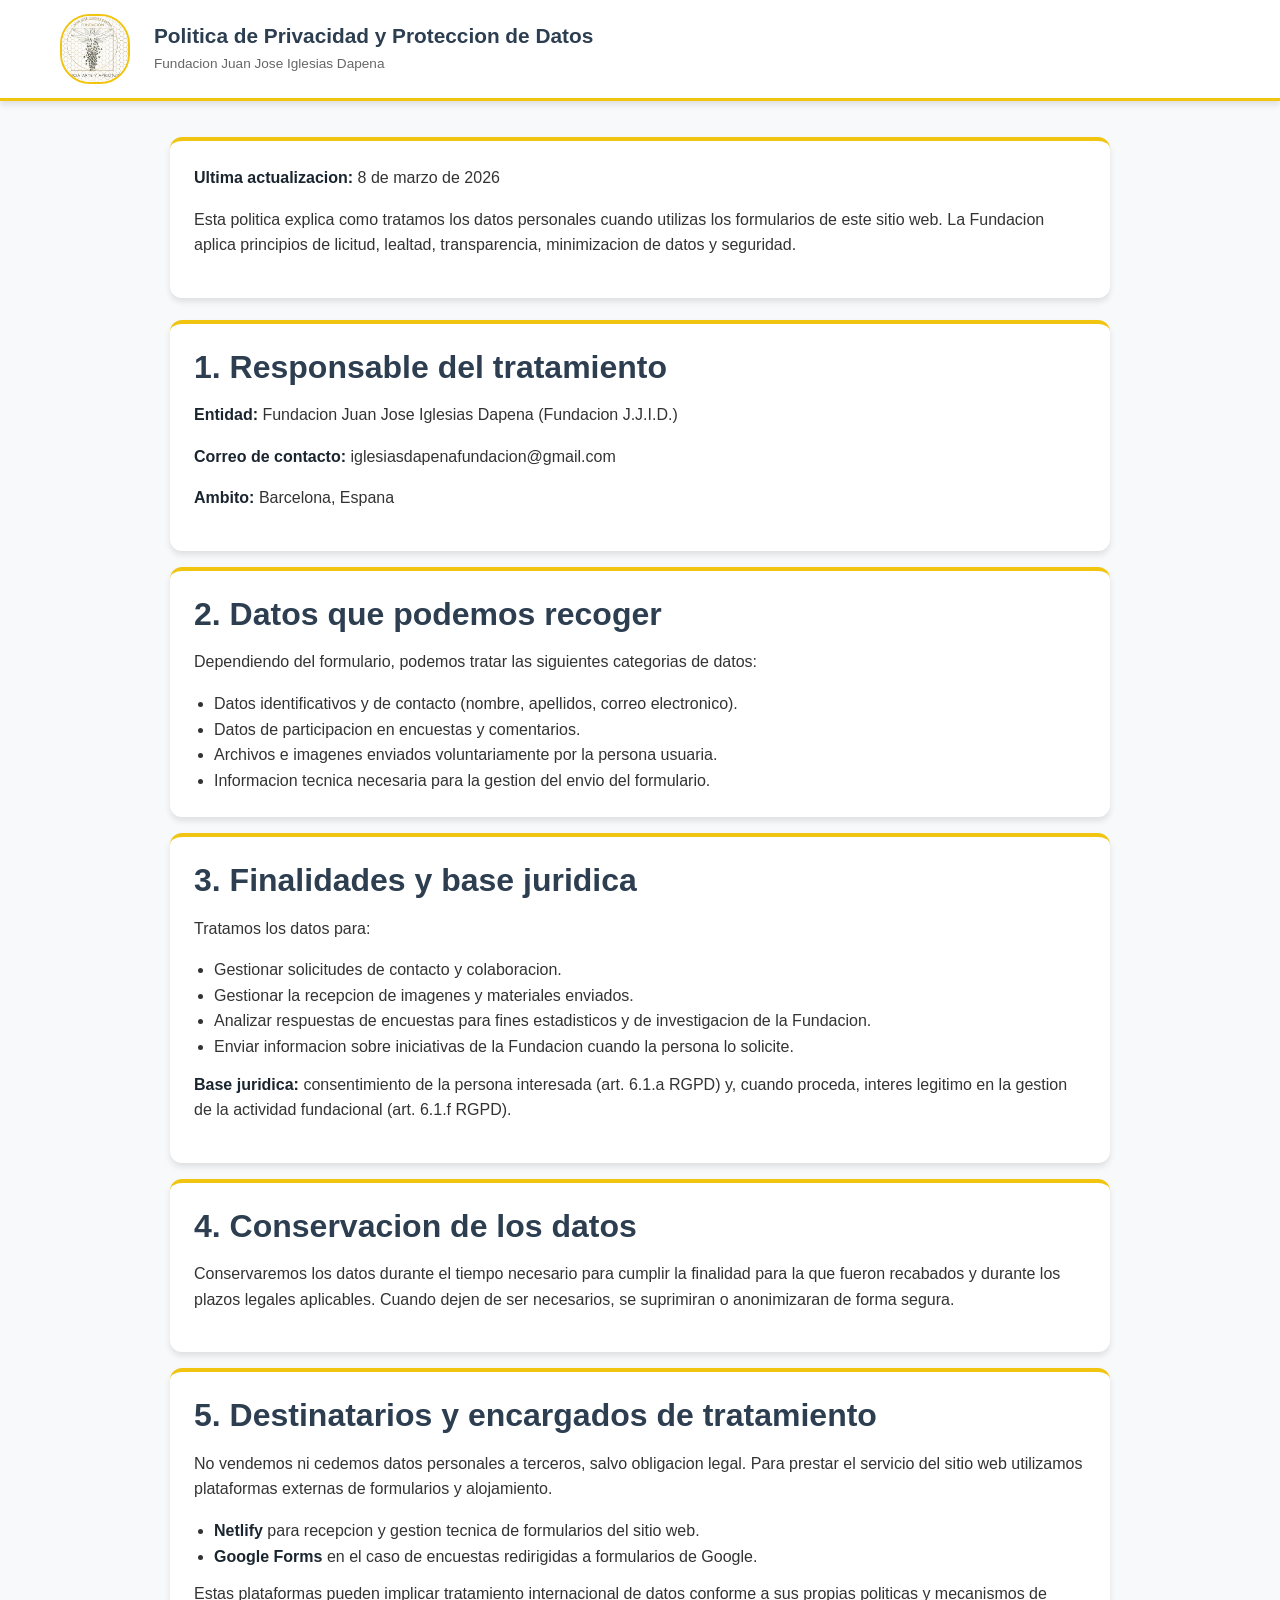
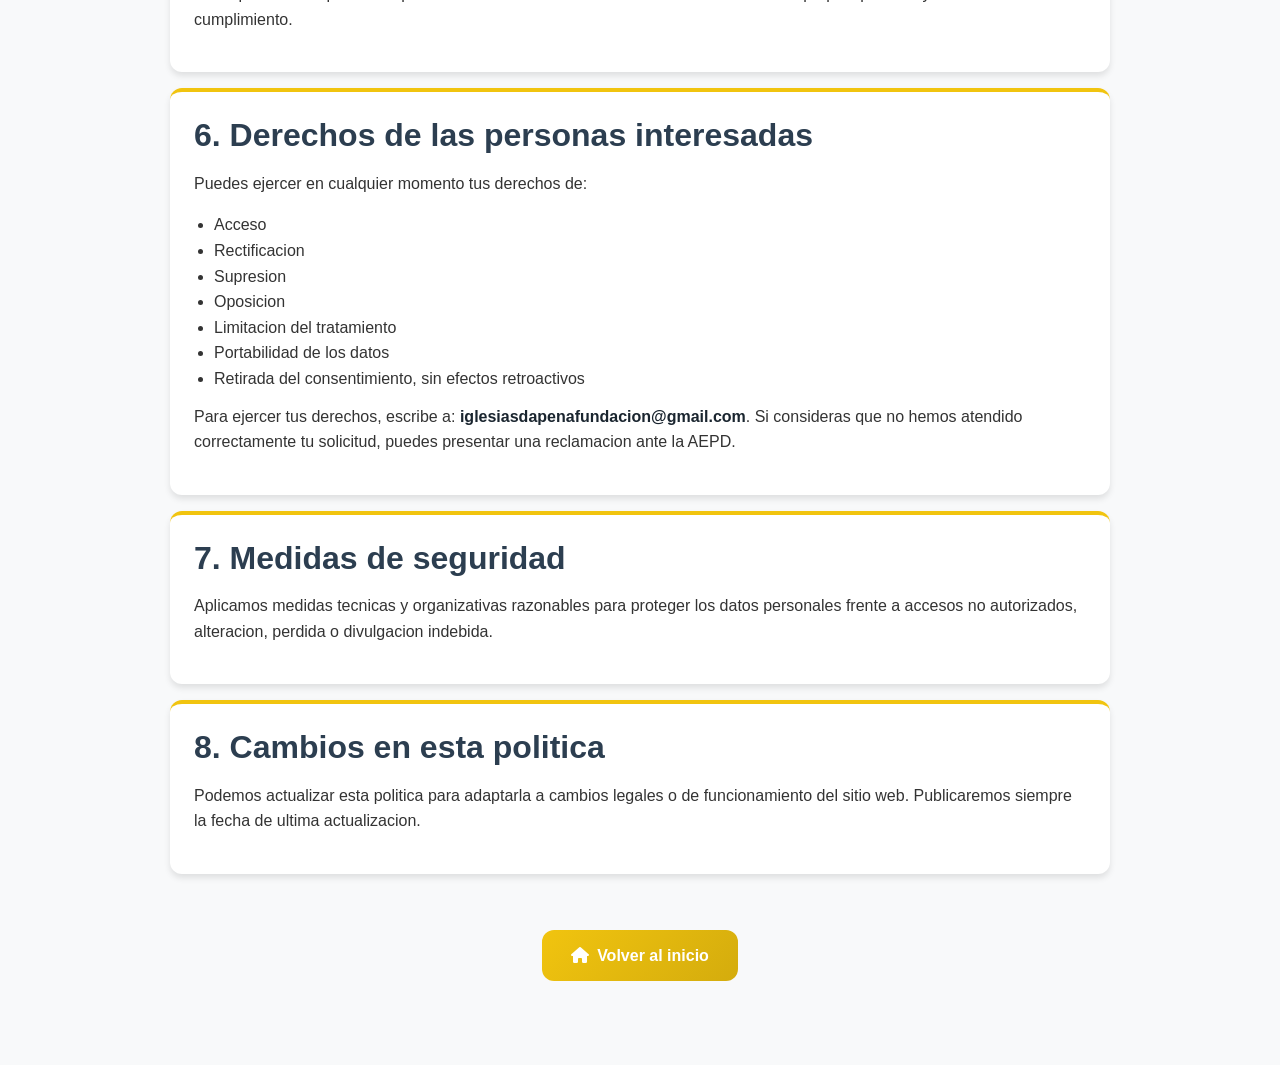
<file: politica-privacidad.html>
<!DOCTYPE html>
<html lang="es">
<head>
    <meta charset="UTF-8">
    <meta name="viewport" content="width=device-width, initial-scale=1.0">
    <title>Politica de Privacidad | Fundacion Juan Jose Iglesias Dapena</title>
    <meta name="description" content="Politica de Privacidad y Proteccion de Datos de la Fundacion Juan Jose Iglesias Dapena.">
    <meta name="keywords" content="fundacion juan jose iglesias dapena, fundacion juan jose dapena, politica de privacidad, proteccion de datos, fundacion jjid">
    <meta name="author" content="Fundacion Juan Jose Iglesias Dapena">
    <meta name="robots" content="noindex, nofollow">
    <meta name="googlebot" content="noindex, nofollow">
    <meta name="bingbot" content="noindex, nofollow">
    <link rel="canonical" href="https://fundacionjjid.org/politica-privacidad.html">

    <meta property="og:type" content="website">
    <meta property="og:url" content="https://fundacionjjid.org/politica-privacidad.html">
    <meta property="og:title" content="Politica de Privacidad | Fundacion Juan Jose Iglesias Dapena">
    <meta property="og:description" content="Informacion sobre privacidad y proteccion de datos de la Fundacion Juan Jose Iglesias Dapena.">
    <meta property="og:image" content="https://fundacionjjid.org/image/main.jpg">
    <meta property="og:image:alt" content="Logo oficial de la Fundacion Juan Jose Iglesias Dapena">
    <meta property="og:site_name" content="Fundacion Juan Jose Iglesias Dapena">

    <meta name="twitter:card" content="summary_large_image">
    <meta name="twitter:title" content="Politica de Privacidad | Fundacion Juan Jose Iglesias Dapena">
    <meta name="twitter:description" content="Politica de privacidad de la Fundacion Juan Jose Iglesias Dapena.">
    <meta name="twitter:image" content="https://fundacionjjid.org/image/main.jpg">
    <meta name="twitter:image:alt" content="Logo oficial de la Fundacion Juan Jose Iglesias Dapena">
    <link rel="image_src" href="https://fundacionjjid.org/image/main.jpg">

    <link rel="stylesheet" href="styles.css">
    <link rel="stylesheet" href="https://cdnjs.cloudflare.com/ajax/libs/font-awesome/6.4.0/css/all.min.css">
    <link rel="icon" href="./image/main.jpg" type="image/jpeg">
</head>
<body>
    <header class="header">
        <div class="container">
            <div class="header-content" style="padding: 14px 0;">
                <div class="logo-container">
                    <div class="logo-icon">
                        <img src="./image/main.jpg" alt="Logo Fundacion Juan Jose Iglesias Dapena">
                    </div>
                    <div class="logo-text">
                        <h1>Politica de Privacidad y Proteccion de Datos</h1>
                        <p>Fundacion Juan Jose Iglesias Dapena</p>
                    </div>
                </div>
            </div>
        </div>
    </header>

    <main class="container" style="max-width: 980px; padding: 36px 20px 52px;">
        <div class="survey-card" style="margin-bottom: 22px;">
            <div class="survey-card-content" style="padding: 24px;">
                <p><strong>Ultima actualizacion:</strong> 8 de marzo de 2026</p>
                <p>
                    Esta politica explica como tratamos los datos personales cuando utilizas los formularios de este sitio web.
                    La Fundacion aplica principios de licitud, lealtad, transparencia, minimizacion de datos y seguridad.
                </p>
            </div>
        </div>

        <section class="survey-card" style="margin-bottom: 16px;">
            <div class="survey-card-content" style="padding: 24px;">
                <h2>1. Responsable del tratamiento</h2>
                <p><strong>Entidad:</strong> Fundacion Juan Jose Iglesias Dapena (Fundacion J.J.I.D.)</p>
                <p><strong>Correo de contacto:</strong> iglesiasdapenafundacion@gmail.com</p>
                <p><strong>Ambito:</strong> Barcelona, Espana</p>
            </div>
        </section>

        <section class="survey-card" style="margin-bottom: 16px;">
            <div class="survey-card-content" style="padding: 24px;">
                <h2>2. Datos que podemos recoger</h2>
                <p>Dependiendo del formulario, podemos tratar las siguientes categorias de datos:</p>
                <ul style="padding-left: 20px; margin-top: 10px;">
                    <li>Datos identificativos y de contacto (nombre, apellidos, correo electronico).</li>
                    <li>Datos de participacion en encuestas y comentarios.</li>
                    <li>Archivos e imagenes enviados voluntariamente por la persona usuaria.</li>
                    <li>Informacion tecnica necesaria para la gestion del envio del formulario.</li>
                </ul>
            </div>
        </section>

        <section class="survey-card" style="margin-bottom: 16px;">
            <div class="survey-card-content" style="padding: 24px;">
                <h2>3. Finalidades y base juridica</h2>
                <p>Tratamos los datos para:</p>
                <ul style="padding-left: 20px; margin-top: 10px;">
                    <li>Gestionar solicitudes de contacto y colaboracion.</li>
                    <li>Gestionar la recepcion de imagenes y materiales enviados.</li>
                    <li>Analizar respuestas de encuestas para fines estadisticos y de investigacion de la Fundacion.</li>
                    <li>Enviar informacion sobre iniciativas de la Fundacion cuando la persona lo solicite.</li>
                </ul>
                <p style="margin-top: 12px;">
                    <strong>Base juridica:</strong> consentimiento de la persona interesada (art. 6.1.a RGPD) y,
                    cuando proceda, interes legitimo en la gestion de la actividad fundacional (art. 6.1.f RGPD).
                </p>
            </div>
        </section>

        <section class="survey-card" style="margin-bottom: 16px;">
            <div class="survey-card-content" style="padding: 24px;">
                <h2>4. Conservacion de los datos</h2>
                <p>
                    Conservaremos los datos durante el tiempo necesario para cumplir la finalidad para la que fueron recabados
                    y durante los plazos legales aplicables. Cuando dejen de ser necesarios, se suprimiran o anonimizaran de forma segura.
                </p>
            </div>
        </section>

        <section class="survey-card" style="margin-bottom: 16px;">
            <div class="survey-card-content" style="padding: 24px;">
                <h2>5. Destinatarios y encargados de tratamiento</h2>
                <p>
                    No vendemos ni cedemos datos personales a terceros, salvo obligacion legal.
                    Para prestar el servicio del sitio web utilizamos plataformas externas de formularios y alojamiento.
                </p>
                <ul style="padding-left: 20px; margin-top: 10px;">
                    <li><strong>Netlify</strong> para recepcion y gestion tecnica de formularios del sitio web.</li>
                    <li><strong>Google Forms</strong> en el caso de encuestas redirigidas a formularios de Google.</li>
                </ul>
                <p style="margin-top: 12px;">
                    Estas plataformas pueden implicar tratamiento internacional de datos conforme a sus propias politicas y mecanismos de cumplimiento.
                </p>
            </div>
        </section>

        <section class="survey-card" style="margin-bottom: 16px;">
            <div class="survey-card-content" style="padding: 24px;">
                <h2>6. Derechos de las personas interesadas</h2>
                <p>Puedes ejercer en cualquier momento tus derechos de:</p>
                <ul style="padding-left: 20px; margin-top: 10px;">
                    <li>Acceso</li>
                    <li>Rectificacion</li>
                    <li>Supresion</li>
                    <li>Oposicion</li>
                    <li>Limitacion del tratamiento</li>
                    <li>Portabilidad de los datos</li>
                    <li>Retirada del consentimiento, sin efectos retroactivos</li>
                </ul>
                <p style="margin-top: 12px;">
                    Para ejercer tus derechos, escribe a: <strong>iglesiasdapenafundacion@gmail.com</strong>.
                    Si consideras que no hemos atendido correctamente tu solicitud, puedes presentar una reclamacion ante la AEPD.
                </p>
            </div>
        </section>

        <section class="survey-card" style="margin-bottom: 16px;">
            <div class="survey-card-content" style="padding: 24px;">
                <h2>7. Medidas de seguridad</h2>
                <p>
                    Aplicamos medidas tecnicas y organizativas razonables para proteger los datos personales frente a accesos no autorizados,
                    alteracion, perdida o divulgacion indebida.
                </p>
            </div>
        </section>

        <section class="survey-card" style="margin-bottom: 24px;">
            <div class="survey-card-content" style="padding: 24px;">
                <h2>8. Cambios en esta politica</h2>
                <p>
                    Podemos actualizar esta politica para adaptarla a cambios legales o de funcionamiento del sitio web.
                    Publicaremos siempre la fecha de ultima actualizacion.
                </p>
            </div>
        </section>

        <div class="policy-actions">
            <a href="/" class="modern-btn"><i class="fas fa-home"></i> Volver al inicio</a>
        </div>
    </main>
</body>
</html>
</file>
<file: styles.css>
:root {
    --primary: #f1c40f;
    --primary-dark: #d4ac0d;
    --primary-light: #f9e79f;
    --secondary: #2c3e50;
    --secondary-dark: #1a252f;
    --secondary-light: #34495e;
    --accent: #e74c3c;
    --success: #27ae60;
    --light: #f8f9fa;
    --white: #ffffff;
    --gray-light: #e9ecef;
    --gray: #6c757d;
    --gray-dark: #343a40;
    --text: #333333;
    --text-light: #666666;
    --shadow: 0 4px 6px rgba(0, 0, 0, 0.1);
    --shadow-md: 0 6px 12px rgba(0, 0, 0, 0.15);
    --shadow-lg: 0 10px 25px rgba(0, 0, 0, 0.2);
    --radius: 12px;
    --radius-sm: 6px;
    --radius-lg: 16px;
    --transition: all 0.3s ease;
}

* {
    margin: 0;
    padding: 0;
    box-sizing: border-box;
}

html {
    scroll-behavior: smooth;
}

body {
    font-family: 'Segoe UI', 'Roboto', 'Helvetica Neue', Arial, sans-serif;
    line-height: 1.6;
    color: var(--text);
    background-color: var(--light);
    min-height: 100vh;
    display: flex;
    flex-direction: column;
    overflow-x: hidden;
}

.container {
    width: 100%;
    max-width: 1200px;
    margin: 0 auto;
    padding: 0 20px;
}

main .container {
    max-width: 900px;
    padding: 0 40px;
}

img {
    max-width: 100%;
    height: auto;
    display: block;
}

h1, h2, h3, h4, h5, h6 {
    font-weight: 700;
    line-height: 1.2;
    margin-bottom: 1rem;
    color: var(--secondary);
}

h1 { font-size: 2.5rem; }
h2 { font-size: 2rem; }
h3 { font-size: 1.5rem; }
h4 { font-size: 1.25rem; }
h5 { font-size: 1.125rem; }
h6 { font-size: 1rem; }

p {
    margin-bottom: 1rem;
}

a {
    color: var(--primary);
    text-decoration: none;
    transition: var(--transition);
}

a:hover {
    color: var(--primary-dark);
}

strong {
    color: var(--secondary-dark);
}

.header {
    background-color: var(--white);
    box-shadow: var(--shadow);
    position: sticky;
    top: 0;
    z-index: 1000;
    border-bottom: 3px solid var(--primary);
    overflow: visible;
}

.header-content {
    display: flex;
    justify-content: space-between;
    align-items: center;
    position: relative;
}

.logo-container {
    display: flex;
    align-items: center;
    gap: 1.5rem;
}

.logo-icon {
    width: 70px;
    height: 70px;
    border-radius: 30px;
    overflow: hidden;
    border: 2px solid var(--primary);
    flex-shrink: 0;
}

.logo-icon img {
    width: 100%;
    height: 100%;
    object-fit: cover;
    display: block;
}

.logo-text h1 {
    font-size: 1.3rem;
    color: var(--secondary);
    margin-bottom: 0.25rem;
    line-height: 1.2;
}

.logo-text p {
    font-size: 0.85rem;
    color: var(--text-light);
    margin-bottom: 0;
}

.nav-links {
    display: flex;
    list-style: none;
    gap: 1.5rem;
    align-items: center;
}

.nav-link {
    text-decoration: none;
    color: var(--secondary);
    font-weight: 600;
    font-size: 0.95rem;
    padding: 0.5rem 0.25rem;
    position: relative;
    transition: var(--transition);
    white-space: nowrap;
}

.nav-link:hover,
.nav-link.active {
    color: var(--primary);
}

.nav-link.active::after {
    content: '';
    position: absolute;
    bottom: 0;
    left: 0;
    width: 100%;
    height: 3px;
    background-color: var(--primary);
    border-radius: 2px;
}

.mobile-menu-btn {
    display: none;
    background: none;
    border: none;
    font-size: 1.5rem;
    color: var(--secondary);
    cursor: pointer;
    padding: 0.5rem;
    transition: var(--transition);
}

.mobile-menu-btn:hover {
    color: var(--primary);
}

main {
    flex: 1;
    padding: 2rem 0;
}

.page {
    display: none;
    animation: fadeIn 0.5s ease;
}

.page.active {
    display: block;
}

@keyframes fadeIn {
    from { opacity: 0; transform: translateY(20px); }
    to { opacity: 1; transform: translateY(0); }
}

.hero-section {
    position: relative;
    display: flex;
    flex-direction: column;
    align-items: center;
    justify-content: center;
    overflow: visible;
    background-color: #f8f9fa;
    margin: 0 0 2rem;
    width: 100%;
}

.hero-images {
    display: flex;
    align-items: stretch;
    justify-content: center;
    width: 100%;
}

.hero-side {
    flex: 1;
    background-image: url('./image/side-img.jpg');
    background-size: cover;
    background-position: center;
    min-width: 80px;
}

.hero-img-main {
    display: block;
    width: auto;
    height: auto;
    max-height: 580px;
    max-width: 65%;
    object-fit: contain;
    flex-shrink: 0;
}

.hero-section::before {
    content: '';
    position: absolute;
    top: 0;
    left: 0;
    right: 0;
    bottom: 0;
    background: linear-gradient(135deg, rgba(241, 196, 15, 0.1) 0%, rgba(30, 39, 46, 0.2) 100%);
    z-index: 1;
}

.hero-content {
    position: absolute;
    z-index: 10;
    text-align: center;
    max-width: 900px;
    padding: 3rem 2rem;
    margin: 0 auto;
}

.hero-title {
    font-size: 3rem;
    margin-bottom: 1.5rem;
    color: var(--white);
    text-shadow: 2px 2px 8px rgba(0, 0, 0, 0.7), 0 0 20px rgba(241, 196, 15, 0.3);
    font-weight: 700;
    letter-spacing: 1px;
}

.hero-subtitle {
    font-size: 1.3rem;
    color: var(--white);
    margin-bottom: 1rem;
    line-height: 1.8;
    text-shadow: 2px 2px 6px rgba(0, 0, 0, 0.8);
    font-weight: 400;
}

.section-header {
    text-align: center;
    margin-bottom: 3rem;
    padding: 0 1rem 0 3rem;
    margin-left: 2rem;
}

.section-header h2 {
    font-size: 2.2rem;
    color: var(--secondary);
    margin-bottom: 0.5rem;
    position: relative;
    display: inline-block;
    padding-bottom: 0.5rem;
}

.section-header h2::after {
    content: '';
    position: absolute;
    bottom: 0;
    left: 50%;
    transform: translateX(-50%);
    width: 60px;
    height: 3px;
    background-color: var(--primary);
    border-radius: 2px;
}

.section-subtitle {
    font-size: 1.1rem;
    color: var(--text-light);
    max-width: 700px;
    margin: 1rem auto 0;
    line-height: 1.6;
}

.intro-section {
    background-color: var(--white);
    padding: 2rem 2rem 2rem 3rem;
    border-radius: var(--radius);
    box-shadow: var(--shadow);
    margin-bottom: 3rem;
    margin-left: 2rem;
    border-left: 4px solid var(--primary);
}

.intro-content p {
    font-size: 1.1rem;
    color: var(--text);
    line-height: 1.7;
    margin-bottom: 1.5rem;
}

.highlight-box {
    background: linear-gradient(135deg, rgba(241, 196, 15, 0.1) 0%, rgba(241, 196, 15, 0.05) 100%);
    border: 1px solid rgba(241, 196, 15, 0.2);
    border-radius: var(--radius);
    padding: 1.5rem;
    margin-top: 2rem;
}

.highlight-box h3 {
    color: var(--secondary);
    margin-bottom: 1rem;
    font-size: 1.4rem;
    display: flex;
    align-items: center;
    gap: 0.5rem;
}

.highlight-box p {
    color: var(--text);
    margin-bottom: 0;
    font-size: 1.05rem;
}

.card-grid {
    display: grid;
    grid-template-columns: repeat(auto-fit, minmax(250px, 1fr));
    gap: 2rem;
    margin-bottom: 3rem;
    margin-left: 2rem;
    padding-left: 1rem;
}

.card {
    background-color: var(--white);
    border-radius: var(--radius);
    padding: 2rem;
    box-shadow: var(--shadow);
    transition: var(--transition);
    text-align: center;
    border-top: 4px solid var(--primary);
    display: flex;
    flex-direction: column;
    align-items: center;
}

.card:hover {
    transform: translateY(-5px);
    box-shadow: var(--shadow-md);
}

.card-icon {
    font-size: 2.5rem;
    color: var(--primary);
    margin-bottom: 1.5rem;
    width: 80px;
    height: 80px;
    display: flex;
    align-items: center;
    justify-content: center;
    background-color: rgba(241, 196, 15, 0.1);
    border-radius: 50%;
}

.card h3 {
    color: var(--secondary);
    margin-bottom: 1rem;
    font-size: 1.4rem;
}

.card p {
    color: var(--text-light);
    line-height: 1.6;
    margin-bottom: 0;
}

.quick-nav-section {
    margin: 4rem 0;
    margin-left: 2rem;
    padding-left: 1rem;
}

.quick-nav-title {
    text-align: center;
    color: var(--secondary);
    margin-bottom: 2.5rem;
    font-size: 1.8rem;
}

.quick-nav-grid {
    display: grid;
    grid-template-columns: repeat(auto-fit, minmax(220px, 1fr));
    gap: 1.5rem;
}

.quick-nav-card {
    background-color: var(--white);
    border-radius: var(--radius);
    padding: 2rem 1.5rem;
    box-shadow: var(--shadow);
    transition: var(--transition);
    text-align: center;
    cursor: pointer;
    border: 2px solid transparent;
    display: flex;
    flex-direction: column;
    align-items: center;
}

.quick-nav-card:hover {
    transform: translateY(-5px);
    box-shadow: var(--shadow-md);
    border-color: var(--primary);
}

.quick-nav-icon {
    font-size: 2.5rem;
    color: var(--primary);
    margin-bottom: 1.5rem;
    width: 70px;
    height: 70px;
    display: flex;
    align-items: center;
    justify-content: center;
    background-color: rgba(241, 196, 15, 0.1);
    border-radius: 50%;
}

.quick-nav-card h3 {
    color: var(--secondary);
    margin-bottom: 0.5rem;
    font-size: 1.3rem;
}

.quick-nav-card p {
    color: var(--text-light);
    font-size: 0.95rem;
    margin-bottom: 0;
}

.gallery-section {
    margin: 4rem 0;
    margin-left: 2rem;
    padding-left: 1rem;
}

.gallery-title {
    text-align: center;
    color: var(--secondary);
    margin-bottom: 2.5rem;
    font-size: 1.8rem;
}

.gallery-grid {
    display: grid;
    grid-template-columns: repeat(auto-fit, minmax(250px, 1fr));
    gap: 1.5rem;
}

/* Keep Patronato members in role-priority order across breakpoints */
.gallery-grid .role-president,
.team-grid .role-president {
    order: 3;
}

.gallery-grid .role-secretary,
.team-grid .role-secretary {
    order: 4;
}

.gallery-grid .role-treasurer,
.team-grid .role-treasurer {
    order: 1;
}

.gallery-grid .role-vocal-1,
.team-grid .role-vocal-1 {
    order: 2;
}

.gallery-grid .role-vocal-2,
.team-grid .role-vocal-2 {
    order: 5;
}

.gallery-item {
    border-radius: var(--radius);
    overflow: hidden;
    box-shadow: var(--shadow);
    transition: var(--transition);
    background-color: var(--white);
}

.gallery-item:hover {
    transform: translateY(-5px);
    box-shadow: var(--shadow-md);
}

.gallery-img {
    width: 100%;
    height: 300px;
    max-width: 100%;
    object-fit: cover;
    display: block;
    transition: var(--transition);
}

img[src*="juan.jpg"] {
    object-fit: contain !important;
}

.gallery-item:hover .gallery-img {
    transform: scale(1.05);
}

.gallery-caption {
    padding: 1rem;
    text-align: center;
}

.gallery-caption p {
    color: var(--secondary);
    font-weight: 600;
    margin-bottom: 0;
    font-size: 1rem;
}

.upload-section {
    margin: 0 0 2rem;
}

.upload-container {
    background: var(--white);
    border-radius: var(--radius);
    box-shadow: var(--shadow);
    padding: 1.5rem;
    border-top: 4px solid var(--primary);
    text-align: center;
    max-width: 900px;
    margin: 0 auto;
}

.upload-container h3 {
    color: var(--secondary);
    margin-bottom: 0.5rem;
    font-size: 1.5rem;
}

.upload-container p {
    color: var(--text-light);
    margin-bottom: 0.75rem;
}

.photo-upload-form {
    margin-top: 0;
}

.photo-upload-form .form-group {
    max-width: 600px;
    margin-left: auto;
    margin-right: auto;
    margin-bottom: 0.75rem;
}

.photo-upload-form .form-control {
    max-width: 100%;
}

.upload-btn {
    width: 100%;
    max-width: 300px;
    display: block;
    margin: 0.75rem auto 0;
}

.upload-input {
    position: absolute;
    left: -9999px;
}

.upload-input-group {
    max-width: 600px;
    margin: 0.75rem auto !important;
}

.upload-label {
    display: flex;
    flex-direction: column;
    align-items: center;
    justify-content: center;
    gap: 8px;
    width: 100%;
    min-height: 120px;
    padding: 1.25rem;
    background: linear-gradient(135deg, rgba(241, 196, 15, 0.05), rgba(241, 196, 15, 0.02));
    border: 2px dashed rgba(241, 196, 15, 0.4);
    border-radius: var(--radius);
    font-weight: 600;
    color: var(--secondary);
    cursor: pointer;
    transition: var(--transition);
    text-align: center;
    margin: 0;
}

.upload-label:hover {
    border-color: var(--primary);
    background: rgba(241, 196, 15, 0.08);
    box-shadow: var(--shadow);
}

.upload-icon {
    width: 45px;
    height: 45px;
    border-radius: 50%;
    background: rgba(241, 196, 15, 0.2);
    display: inline-flex;
    align-items: center;
    justify-content: center;
    color: var(--primary-dark);
    font-size: 1.2rem;
}

.upload-text {
    display: flex;
    flex-direction: column;
    gap: 3px;
    align-items: center;
    text-align: center;
}

.upload-title {
    font-weight: 700;
    color: var(--secondary);
    font-size: 1rem;
    letter-spacing: 0.2px;
}

.upload-subtitle {
    color: var(--text-light);
    font-size: 0.9rem;
}

.upload-hint {
    color: var(--text-light);
    font-size: 0.8rem;
    line-height: 1.3;
}

.upload-preview {
    margin-top: 8px;
    display: flex;
    gap: 10px;
    align-items: center;
    padding: 8px 10px;
    border-radius: var(--radius-sm);
    border: 1px solid var(--gray-light);
    background: var(--white);
    width: 100%;
    position: relative;
}

.upload-preview-thumb {
    width: 50px;
    height: 50px;
    border-radius: var(--radius-sm);
    background: var(--gray-light);
    display: inline-flex;
    align-items: center;
    justify-content: center;
    overflow: hidden;
}

.upload-preview-thumb img {
    width: 100%;
    height: 100%;
    object-fit: cover;
    display: none;
}

.upload-preview-meta {
    display: flex;
    flex-direction: column;
    gap: 4px;
    color: var(--secondary);
    font-weight: 600;
}

.upload-preview-meta span {
    font-size: 0.85rem;
}

.upload-preview.is-empty .upload-preview-thumb {
    background: rgba(108, 117, 125, 0.15);
}

.upload-preview.is-empty .upload-preview-thumb::after {
    content: 'Vista previa';
    font-size: 0.65rem;
    color: var(--gray);
    text-align: center;
    padding: 0 4px;
}

.remove-photo-btn {
    position: absolute;
    top: 8px;
    right: 8px;
    width: 28px;
    height: 28px;
    border-radius: 50%;
    background: var(--danger, #dc3545);
    color: white;
    border: 2px solid white;
    cursor: pointer;
    display: flex;
    align-items: center;
    justify-content: center;
    font-size: 0.85rem;
    transition: all 0.2s ease;
    opacity: 0;
    visibility: hidden;
    box-shadow: 0 2px 4px rgba(0, 0, 0, 0.2);
}

.remove-photo-btn:hover {
    background: #c82333;
    transform: scale(1.1);
}

.remove-photo-btn:active {
    transform: scale(0.95);
}

.upload-preview:not(.is-empty) .remove-photo-btn {
    opacity: 1;
    visibility: visible;
}

.upload-preview.is-empty .remove-photo-btn {
    opacity: 0;
    visibility: hidden;
    pointer-events: none;
}


.gallery-page-container {
    background: var(--white);
    border-radius: var(--radius);
    box-shadow: var(--shadow);
    padding: 1.5rem;
    border-top: 4px solid var(--primary);
    max-width: 900px;
    margin: 0 auto 3rem auto;
    text-align: center;
}

.gallery-filters {
    display: flex;
    flex-wrap: wrap;
    gap: 0.6rem;
    justify-content: center;
    margin-bottom: 1.75rem;
}

.filter-btn {
    border: 2px solid var(--primary);
    background: var(--white);
    color: var(--secondary);
    padding: 0.5rem 1rem;
    border-radius: 999px;
    font-weight: 600;
    cursor: pointer;
    transition: var(--transition);
    min-width: 110px;
    text-align: center;
}

.filter-btn.active,
.filter-btn:hover {
    background: var(--primary);
    color: var(--secondary-dark);
}

.gallery-grid-full {
    display: grid;
    grid-template-columns: repeat(auto-fill, minmax(200px, 1fr));
    gap: 0.75rem;
    max-width: 100%;
}

.gallery-item-full {
    position: relative;
    border-radius: var(--radius);
    overflow: hidden;
    box-shadow: var(--shadow);
    background: var(--white);
    transition: var(--transition);
    border: 1px solid rgba(0, 0, 0, 0.03);
    aspect-ratio: 1 / 1;
    max-width: 100%;
}

.gallery-item-full:hover {
    transform: translateY(-4px);
    box-shadow: var(--shadow-md);
}

.gallery-img-full {
    width: 100%;
    height: 100%;
    object-fit: cover;
    display: block;
    transition: var(--transition);
}

.gallery-item-full:hover .gallery-img-full {
    transform: scale(1.03);
}

.gallery-overlay {
    position: absolute;
    inset: 0;
    display: flex;
    align-items: center;
    justify-content: center;
    text-align: center;
    padding: 1rem;
    background: linear-gradient(180deg, rgba(0, 0, 0, 0.1) 0%, rgba(0, 0, 0, 0.7) 100%);
    color: var(--white);
    opacity: 0;
    transition: var(--transition);
}

.gallery-overlay p {
    margin: 0;
    font-weight: 600;
    font-size: 0.98rem;
}

.gallery-item-full:hover .gallery-overlay {
    opacity: 1;
}

.gallery-item-full.hidden {
    display: none;
}

.qr-section {
    background-color: var(--white);
    border-radius: var(--radius); 
    padding: 2.5rem;
    margin: 4rem 0;
    border-top: 4px solid var(--primary);
}

.qr-title {
    text-align: center;
    color: var(--secondary);
    margin-bottom: 2.5rem;
    font-size: 1.8rem;
}

.qr-content {
    display: grid;
    grid-template-columns: 1fr 2fr;
    gap: 3rem;
    align-items: center;
}

.qr-code {
    display: flex;
    justify-content: center;
    align-items: center;
}

.qr-code img {
    width: 200px;
    height: 200px;
    object-fit: contain;
    display: block;
    border-radius: 8px;
    box-shadow: var(--shadow);
    margin: 0 auto;
}

.qr-info h3 {
    color: var(--secondary);
    margin-bottom: 1rem;
    font-size: 1.5rem;
}

.qr-info p {
    color: var(--text-light);
    margin-bottom: 1.5rem;
    line-height: 1.6;
    font-size: 1.05rem;
}

.modern-btn {
    background: linear-gradient(135deg, var(--primary) 0%, var(--primary-dark) 100%);
    color: var(--white);
    border: none;
    padding: 0.8rem 1.8rem;
    border-radius: var(--radius);
    font-weight: 600;
    font-size: 1rem;
    cursor: pointer;
    transition: var(--transition);
    display: inline-flex;
    align-items: center;
    justify-content: center;
    gap: 0.5rem;
    min-height: 44px;
    text-decoration: none;
}

.modern-btn:hover {
    background: linear-gradient(135deg, var(--primary-dark) 0%, #b98e0b 100%);
    transform: translateY(-2px);
    box-shadow: var(--shadow);
    color: var(--white);
}

.modern-btn.secondary {
    background: linear-gradient(135deg, var(--secondary) 0%, var(--secondary-dark) 100%);
}

.modern-btn.secondary:hover {
    background: linear-gradient(135deg, var(--secondary-dark) 0%, #111920 100%);
}

.modern-btn.small {
    padding: 0.6rem 1.2rem;
    font-size: 0.9rem;
}

.policy-actions {
    display: flex;
    flex-wrap: wrap;
    gap: 1rem;
    justify-content: center;
    padding: 2rem 1rem;
}

.about-section {
    margin-bottom: 3rem;
}

.about-content {
    display: grid;
    grid-template-columns: 2fr 1fr;
    gap: 3rem;
    margin-bottom: 3rem;
}

.about-text {
    padding-left: 2rem;
}

.about-text h3 {
    color: var(--secondary-dark);
    margin-bottom: 1.5rem;
    font-size: 1.8rem;
}

.about-text p {
    font-size: 1.05rem;
    line-height: 1.7;
    margin-bottom: 1.5rem;
}

.about-image {
    border-radius: var(--radius);
    overflow: hidden;
    box-shadow: var(--shadow);
    height: fit-content;
}

.about-image img {
    width: 100%;
    height: 100%;
    object-fit: cover;
    display: block;
}

.history-section {
    background-color: var(--white);
    padding: 2rem;
    border-radius: var(--radius);
    box-shadow: var(--shadow);
    margin-bottom: 3rem;
    border-left: 4px solid var(--primary);
}

.history-section h3 {
    color: var(--secondary);
    margin-bottom: 1rem;
    font-size: 1.4rem;
    display: flex;
    align-items: center;
    gap: 0.5rem;
}

.mission-vision {
    display: grid;
    grid-template-columns: 1fr 1fr;
    gap: 2rem;
    margin-bottom: 3rem;
}

.mission-card, .vision-card {
    background-color: var(--white);
    padding: 2rem;
    border-radius: var(--radius);
    box-shadow: var(--shadow);
    border-top: 4px solid var(--primary);
}

.mission-card h3, .vision-card h3 {
    color: var(--secondary);
    margin-bottom: 1rem;
    font-size: 1.4rem;
    display: flex;
    align-items: center;
    gap: 0.5rem;
}

.mission-card p, .vision-card p {
    color: var(--text);
    line-height: 1.6;
    margin-bottom: 0;
    font-size: 1.05rem;
}

.objectives-section {
    margin-bottom: 3rem;
}

.statutes-box {
    background-color: var(--white);
    padding: 2.5rem;
    border-radius: var(--radius);
    box-shadow: var(--shadow);
    margin-bottom: 3rem;
    border-left: 4px solid var(--primary);
}

.statutes-box h3 {
    color: var(--secondary);
    margin-bottom: 1.5rem;
    font-size: 1.6rem;
    display: flex;
    align-items: center;
    gap: 0.5rem;
}

.statutes-box > p {
    font-size: 1.1rem;
    color: var(--text);
    margin-bottom: 2rem;
}

.objectives-grid {
    display: grid;
    grid-template-columns: repeat(auto-fit, minmax(250px, 1fr));
    gap: 2rem;
    margin-top: 2rem;
}

.objective-card {
    background-color: #f8f9fa;
    padding: 1.8rem 1.5rem;
    border-radius: var(--radius);
    text-align: center;
    border: 1px solid rgba(241, 196, 15, 0.2);
    transition: var(--transition);
}

.objective-card:hover {
    transform: translateY(-5px);
    box-shadow: var(--shadow);
}

.objective-icon {
    font-size: 2.5rem;
    color: var(--primary);
    margin-bottom: 1.2rem;
    display: flex;
    justify-content: center;
}

.objective-card h4 {
    color: var(--secondary);
    margin-bottom: 0.75rem;
    font-size: 1.2rem;
}

.objective-card p {
    color: var(--text-light);
    font-size: 0.95rem;
    line-height: 1.5;
    margin-bottom: 0;
}

.activities-section {
    background-color: var(--white);
    padding: 2.5rem;
    border-radius: var(--radius);
    box-shadow: var(--shadow);
}

.activities-section h3 {
    color: var(--secondary);
    margin-bottom: 1.5rem;
    font-size: 1.6rem;
    display: flex;
    align-items: center;
    gap: 0.5rem;
}

.activities-section > p {
    font-size: 1.1rem;
    color: var(--text);
    margin-bottom: 2rem;
}

.activities-list {
    display: flex;
    flex-direction: column;
    gap: 1rem;
}

.activity-item {
    display: flex;
    align-items: flex-start;
    gap: 1rem;
    padding: 0.5rem 0;
}

.activity-item i {
    color: var(--primary);
    font-size: 1.2rem;
    margin-top: 0.2rem;
    flex-shrink: 0;
}

.activity-item span {
    color: var(--text);
    line-height: 1.6;
    font-size: 1.05rem;
}

.team-section {
    margin-bottom: 3rem;
}

.org-chart {
    background-color: var(--white);
    padding: 2.5rem;
    border-radius: var(--radius);
    box-shadow: var(--shadow);
}

.org-header {
    text-align: center;
    margin-bottom: 3rem;
}

.org-header h3 {
    color: var(--secondary);
    margin-bottom: 1rem;
    font-size: 1.6rem;
}

.org-header p {
    color: var(--text-light);
    max-width: 600px;
    margin: 0 auto;
    font-size: 1.05rem;
}

.team-grid {
    display: grid;
    grid-template-columns: repeat(auto-fit, minmax(280px, 1fr));
    gap: 2rem;
    margin-bottom: 4rem;
}

.team-member-card {
    background-color: #f8f9fa;
    border-radius: var(--radius);
    overflow: hidden;
    box-shadow: var(--shadow);
    transition: var(--transition);
}

.team-member-card:hover {
    transform: translateY(-5px);
    box-shadow: var(--shadow-md);
}

.team-member-card.president {
    border: none;
}

.member-image {
    width: 100%;
    height: 250px;
    overflow: hidden;
}

.member-image img {
    width: 100%;
    height: 100%;
    object-fit: contain;
    object-position: top center;
    display: block;
    transition: var(--transition);
}

.team-member-card:hover .member-image img {
    transform: scale(1.05);
}

.member-info {
    padding: 1.5rem;
}

.member-info h4 {
    color: var(--secondary);
    margin-bottom: 0.5rem;
    font-size: 1.3rem;
}

.member-role {
    color: var(--primary);
    font-weight: 600;
    margin-bottom: 0.75rem;
    font-size: 1rem;
}

.member-description {
    color: var(--text-light);
    font-size: 0.95rem;
    line-height: 1.5;
    margin-bottom: 0;
}

.commission-section .team-grid {
    grid-template-columns: repeat(auto-fit, minmax(220px, 1fr));
    gap: 1.5rem;
    margin-bottom: 0;
    justify-items: center;
}

.commission-section .team-member-card {
    text-align: center;
    padding: 1.25rem 1.5rem;
}

.commission-section .member-info {
    padding: 0;
}

.chart-container {
    margin-top: 4rem;
}

.chart-container h3 {
    text-align: center;
    color: var(--secondary);
    margin-bottom: 2rem;
    font-size: 1.6rem;
}

.organigram {
    display: flex;
    flex-direction: column;
    align-items: center;
}

.org-level {
    display: flex;
    justify-content: center;
    gap: 2rem;
    margin-bottom: 2rem;
    width: 100%;
    flex-wrap: wrap;
}

.org-node {
    background-color: #f8f9fa;
    border: 2px solid #e9ecef;
    border-radius: var(--radius);
    padding: 1.5rem;
    text-align: center;
    min-width: 180px;
    box-shadow: var(--shadow);
}

.org-node.main {
    background-color: var(--primary);
    border-color: var(--primary);
    color: var(--white);
}

.org-node.main h5 {
    color: var(--white);
}

.org-node h5 {
    color: var(--secondary);
    margin-bottom: 0.5rem;
    font-size: 1.1rem;
}

.org-node p {
    color: var(--text-light);
    font-size: 0.9rem;
    margin-bottom: 0;
}

.org-connector {
    width: 2px;
    height: 40px;
    background-color: #e9ecef;
    margin: 0 auto 2rem;
}

.project-hero {
    display: grid;
    grid-template-columns: 2fr 1fr;
    gap: 2rem;
    background-color: var(--white);
    border-radius: var(--radius);
    overflow: hidden;
    box-shadow: var(--shadow);
    margin-bottom: 3rem;
    border: 1px solid var(--gray-light);
}

.project-hero-content {
    padding: 2.5rem;
    display: flex;
    flex-direction: column;
    justify-content: center;
}

.project-hero-image {
    overflow: hidden;
    position: relative;
    background: #f5f5f5;
    border-radius: 0 var(--radius) var(--radius) 0;
}

.project-hero-image img {
    width: 100%;
    height: 100%;
    object-fit: cover;
    object-position: center center;
    display: block;
    min-height: 350px;
    max-height: 450px;
}

.project-badge {
    display: inline-block;
    background-color: var(--primary);
    color: var(--white);
    padding: 0.5rem 1.2rem;
    border-radius: var(--radius-sm);
    font-weight: 600;
    font-size: 0.9rem;
    margin-bottom: 1.5rem;
}

.project-hero-content h2 {
    color: var(--secondary);
    margin-bottom: 1.5rem;
    font-size: 1.8rem;
}

.project-hero-content p {
    color: var(--text);
    line-height: 1.7;
    font-size: 1.1rem;
    margin-bottom: 0;
}

.project-details {
    margin-bottom: 3rem;
}

.project-milestone {
    background-color: var(--white);
    padding: 2rem;
    border-radius: var(--radius);
    box-shadow: var(--shadow);
    margin-bottom: 2rem;
    border-left: 4px solid var(--primary);
}

.project-milestone h3 {
    color: var(--secondary);
    margin-bottom: 1rem;
    font-size: 1.4rem;
    display: flex;
    align-items: center;
    gap: 0.5rem;
}

.project-milestone p {
    color: var(--text);
    line-height: 1.7;
    font-size: 1.05rem;
    margin-bottom: 0;
}

.project-info {
    background-color: var(--white);
    padding: 2rem;
    border-radius: var(--radius);
    box-shadow: var(--shadow);
    border-left: 4px solid var(--primary);
}

.project-info h3 {
    color: var(--secondary);
    margin-bottom: 1rem;
    font-size: 1.4rem;
    display: flex;
    align-items: center;
    gap: 0.5rem;
}

.project-info p {
    color: var(--text);
    line-height: 1.7;
    font-size: 1.05rem;
    margin-bottom: 0;
}

.blog-intro {
    background-color: var(--white);
    padding: 2rem;
    border-radius: var(--radius);
    box-shadow: var(--shadow);
    margin-bottom: 2rem;
}

.blog-intro p {
    font-size: 1.1rem;
    color: var(--text);
    line-height: 1.7;
    margin-bottom: 0;
}

.blog-content {
    margin-bottom: 3rem;
}

.blog-list {
    display: flex;
    flex-direction: column;
    gap: 1rem;
    margin-bottom: 2rem;
}

.blog-item {
    display: flex;
    align-items: center;
    gap: 1rem;
    background-color: var(--white);
    padding: 1rem 1.5rem;
    border-radius: var(--radius);
    box-shadow: var(--shadow);
    transition: var(--transition);
}

.blog-item:hover {
    transform: translateX(5px);
    box-shadow: var(--shadow-md);
}

.blog-item i {
    color: var(--primary);
    font-size: 1.2rem;
    flex-shrink: 0;
}

.blog-item span {
    color: var(--text);
    font-size: 1.05rem;
    margin-bottom: 0;
}

.blog-coming-soon {
    background-color: #f8f9fa;
    border: 2px dashed var(--gray-light);
    border-radius: var(--radius);
    padding: 2rem;
    text-align: center;
}

.blog-coming-soon h4 {
    color: var(--secondary);
    margin-bottom: 1rem;
    font-size: 1.3rem;
    display: flex;
    align-items: center;
    justify-content: center;
    gap: 0.5rem;
}

.blog-coming-soon p {
    color: var(--text-light);
    max-width: 600px;
    margin: 0 auto;
    line-height: 1.6;
}

.survey-section {
    margin-bottom: 3rem;
}

.survey-intro {
    background: linear-gradient(135deg, rgba(241, 196, 15, 0.1) 0%, rgba(241, 196, 15, 0.05) 100%);
    border: 1px solid rgba(241, 196, 15, 0.2);
    padding: 2.5rem;
    border-radius: var(--radius);
    margin-bottom: 3rem;
    text-align: center;
}

.survey-intro h3 {
    color: var(--secondary);
    margin-bottom: 1rem;
    font-size: 1.8rem;
    display: flex;
    align-items: center;
    justify-content: center;
    gap: 0.75rem;
}

.survey-intro p {
    color: var(--text);
    font-size: 1.1rem;
    line-height: 1.7;
    max-width: 800px;
    margin: 0 auto;
}

.survey-card {
    background-color: var(--white);
    border-radius: var(--radius);
    box-shadow: var(--shadow);
    margin-bottom: 2.5rem;
    overflow: hidden;
    border-top: 4px solid var(--primary);
}

.survey-card-header {
    padding: 2rem;
    background: linear-gradient(135deg, #f8f9fa 0%, #e9ecef 100%);
    border-bottom: 1px solid var(--gray-light);
}

.survey-badge {
    display: inline-block;
    background: linear-gradient(135deg, var(--primary) 0%, var(--primary-dark) 100%);
    color: var(--white);
    padding: 0.5rem 1.2rem;
    border-radius: var(--radius-sm);
    font-weight: 600;
    font-size: 0.9rem;
    margin-bottom: 1rem;
}

.survey-badge.secondary {
    background: linear-gradient(135deg, var(--secondary) 0%, var(--secondary-dark) 100%);
}

.survey-card-header h3 {
    color: var(--secondary);
    margin-bottom: 0.5rem;
    font-size: 1.6rem;
}

.survey-subtitle {
    color: var(--text-light);
    font-size: 1.05rem;
    margin-bottom: 0;
}

.survey-card-content {
    padding: 2rem;
}

.survey-info {
    display: grid;
    grid-template-columns: 2fr 1fr;
    gap: 3rem;
}

.survey-details h4 {
    color: var(--secondary);
    margin-bottom: 0.75rem;
    font-size: 1.2rem;
    display: flex;
    align-items: center;
    gap: 0.5rem;
}

.survey-details > p {
    color: var(--text);
    line-height: 1.6;
    margin-bottom: 1.5rem;
}

.survey-qr {
    display: flex;
    flex-direction: column;
    align-items: center;
    justify-content: center;
}

.qr-container {
    text-align: center;
    width: 100%;
}

.qr-code-box {
    border: 2px dashed var(--gray-light);
    padding: 10rem;
    margin-bottom: 1.5rem;
    display: flex;
    flex-direction: column;
    align-items: center;
    justify-content: center;
    min-height: 100px;
}

.qr-code-placeholder {
    display: flex;
    flex-direction: column;
    align-items: center;
    gap: 1rem;
   

}

.generated-qrcode {
    margin: 0 auto;
}

.generated-qrcode img,
.generated-qrcode canvas {
    display: block;
    margin: 0 auto;
}

.qr-code-placeholder i {
    font-size: 4rem;
    color: var(--primary);
}

.qr-code-placeholder p {
    color: var(--text);
    font-weight: 600;
    font-size: 1.1rem;
    margin-bottom: 0.25rem;
}

.qr-code-placeholder small {
    color: var(--text-light);
    font-size: 0.9rem;
}

.qr-info h5 {
    color: var(--secondary);
    margin-bottom: 0.75rem;
    font-size: 1.1rem;
}

.qr-info p {
    color: var(--text-light);
    font-size: 0.95rem;
    line-height: 1.5;
    margin-bottom: 1rem;
}

.survey-benefits {
    margin: 3rem 0;
    padding: 2rem;
    background-color: rgba(241, 196, 15, 0.05);
    border-radius: var(--radius);
    border-left: 4px solid var(--primary);
}

.survey-benefits h4 {
    color: var(--secondary);
    margin-bottom: 1.5rem;
    font-size: 1.4rem;
    display: flex;
    align-items: center;
    gap: 0.5rem;
}

.benefits-grid {
    display: grid;
    grid-template-columns: repeat(auto-fit, minmax(250px, 1fr));
    gap: 1.5rem;
    margin-top: 1.5rem;
}

.benefit-card {
    background-color: var(--white);
    padding: 1.5rem;
    border-radius: var(--radius);
    box-shadow: var(--shadow);
    text-align: center;
    transition: var(--transition);
}

.benefit-card:hover {
    transform: translateY(-5px);
    box-shadow: var(--shadow-md);
}

.benefit-card i {
    font-size: 2.5rem;
    color: var(--primary);
    margin-bottom: 1rem;
}

.benefit-card h5 {
    color: var(--secondary);
    margin-bottom: 0.5rem;
    font-size: 1.1rem;
}

.benefit-card p {
    color: var(--text-light);
    font-size: 0.9rem;
    line-height: 1.4;
    margin-bottom: 0;
}

.survey-instructions {
    margin: 3rem 0;
    padding: 2rem;
    background-color: var(--white);
    border-radius: var(--radius);
    box-shadow: var(--shadow);
}

.survey-instructions h4 {
    color: var(--secondary);
    margin-bottom: 1.5rem;
    font-size: 1.4rem;
    display: flex;
    align-items: center;
    gap: 0.5rem;
}

.instructions-steps {
    display: grid;
    grid-template-columns: repeat(auto-fit, minmax(250px, 1fr));
    gap: 2rem;
}

.instruction-step {
    display: flex;
    gap: 1.5rem;
    align-items: flex-start;
}

.step-number {
    background: linear-gradient(135deg, var(--primary) 0%, var(--primary-dark) 100%);
    color: var(--white);
    width: 40px;
    height: 40px;
    border-radius: 50%;
    display: flex;
    align-items: center;
    justify-content: center;
    font-weight: 700;
    font-size: 1.2rem;
    flex-shrink: 0;
}

.step-content h5 {
    color: var(--secondary);
    margin-bottom: 0.5rem;
    font-size: 1.1rem;
}

.step-content p {
    color: var(--text-light);
    font-size: 0.95rem;
    line-height: 1.5;
    margin-bottom: 0;
}

.survey-cta {
    background: linear-gradient(135deg, var(--primary) 0%, var(--secondary) 100%);
    color: var(--white);
    padding: 3rem;
    border-radius: var(--radius);
    text-align: center;
    margin-top: 3rem;
}

.survey-cta .cta-content h3 {
    margin-bottom: 1rem;
    font-size: 1.8rem;
    display: flex;
    align-items: center;
    justify-content: center;
    gap: 0.75rem;
    color: var(--white);
}

.survey-cta .cta-content > p {
    margin-bottom: 2rem;
    opacity: 0.9;
    max-width: 800px;
    margin-left: auto;
    margin-right: auto;
    font-size: 1.1rem;
    line-height: 1.6;
}

.contact-section {
    margin-bottom: 3rem;
}

.contact-intro {
    text-align: center;
    margin-bottom: 3rem;
    max-width: 800px;
    margin-left: auto;
    margin-right: auto;
}

.contact-intro p {
    font-size: 1.1rem;
    color: var(--text);
    line-height: 1.7;
}

.contact-content {
    display: grid;
    grid-template-columns: 2fr 1fr;
    gap: 3rem;
    margin-bottom: 3rem;
}

.contact-form-container {
    background-color: var(--white);
    padding: 2.5rem;
    border-radius: var(--radius);
    box-shadow: var(--shadow);
}

.contact-form-container h3 {
    color: var(--secondary);
    margin-bottom: 1.5rem;
    font-size: 1.6rem;
}

.contact-info-container {
    background-color: var(--white);
    padding: 2.5rem;
    border-radius: var(--radius);
    box-shadow: var(--shadow);
}

.contact-info-container h3 {
    color: var(--secondary);
    margin-bottom: 1.5rem;
    font-size: 1.6rem;
}

.contact-info {
    display: grid;
    gap: 1.5rem;
}

.contact-item {
    display: flex;
    gap: 1rem;
    align-items: flex-start;
}

.contact-icon {
    background-color: rgba(241, 196, 15, 0.1);
    width: 40px;
    height: 40px;
    border-radius: 50%;
    display: flex;
    align-items: center;
    justify-content: center;
    color: var(--primary);
    font-size: 1.2rem;
    flex-shrink: 0;
}

.contact-item h4 {
    color: var(--secondary);
    margin-bottom: 0.25rem;
    font-size: 1.1rem;
}

.contact-item p {
    color: var(--text-light);
    line-height: 1.5;
    margin-bottom: 0;
    font-size: 0.95rem;
}

.contact-form {
    margin-top: 1.5rem;
}

.form-row {
    display: grid;
    grid-template-columns: 1fr 1fr;
    gap: 1rem;
    margin-bottom: 1rem;
}

.form-group {
    margin-bottom: 1rem;
}

.form-group label {
    display: block;
    margin-bottom: 0.5rem;
    color: var(--secondary);
    font-weight: 600;
    font-size: 0.95rem;
}

.form-control {
    width: 100%;
    padding: 0.8rem 1rem;
    border: 2px solid var(--gray-light);
    border-radius: var(--radius-sm);
    font-family: inherit;
    font-size: 1rem;
    transition: var(--transition);
    background-color: var(--white);
}

.form-control:focus {
    outline: none;
    border-color: var(--primary);
    box-shadow: 0 0 0 3px rgba(241, 196, 15, 0.1);
}

textarea.form-control {
    min-height: 150px;
    resize: vertical;
}

select.form-control {
    appearance: none;
    background-image: url("data:image/svg+xml;charset=UTF-8,%3csvg xmlns='http://www.w3.org/2000/svg' viewBox='0 0 24 24' fill='none' stroke='currentColor' stroke-width='2' stroke-linecap='round' stroke-linejoin='round'%3e%3cpolyline points='6 9 12 15 18 9'%3e%3c/polyline%3e%3c/svg%3e");
    background-repeat: no-repeat;
    background-position: right 1rem center;
    background-size: 1em;
    padding-right: 2.5rem;
}

.form-actions {
    margin-top: 2rem;
    text-align: center;
}

.privacy-notice {
    margin: 1rem 0 0.75rem;
    padding: 0.85rem 1rem;
    border-left: 4px solid var(--primary);
    border-radius: var(--radius-sm);
    background-color: #fff8db;
    color: var(--text);
    font-size: 0.95rem;
}

.privacy-notice a {
    color: var(--secondary);
    font-weight: 700;
    text-decoration: underline;
}

.consent-group {
    margin-top: 0.5rem;
}

.consent-label {
    display: flex !important;
    align-items: flex-start;
    gap: 0.6rem;
    font-weight: 500 !important;
    line-height: 1.45;
}

.consent-label input[type='checkbox'] {
    margin-top: 0.2rem;
    transform: scale(1.15);
}

.form-note {
    font-size: 0.9rem;
    color: var(--text-light);
    margin-top: 1rem;
    text-align: center;
}

.footer-modern {
    background: linear-gradient(135deg, #2c5282 0%, #3182ce 50%, #2b6cb0 100%);
    color: #ffffff;
    padding: 4rem 0 1.5rem;
    margin-top: auto;
    position: relative;
    overflow: hidden;
}

.footer-modern::before {
    content: '';
    position: absolute;
    top: 0;
    left: 0;
    right: 0;
    height: 4px;
    background: linear-gradient(90deg, #fbbf24 0%, #f59e0b 50%, #fbbf24 100%);
    box-shadow: 0 2px 8px rgba(251, 191, 36, 0.4);
}

.footer-modern::after {
    content: '';
    position: absolute;
    bottom: -30%;
    right: -5%;
    width: 400px;
    height: 400px;
    background: radial-gradient(circle, rgba(251, 191, 36, 0.12) 0%, transparent 70%);
    border-radius: 50%;
    pointer-events: none;
}

.footer-content {
    display: grid;
    grid-template-columns: 1.5fr 2fr 1fr;
    gap: 3rem;
    margin-bottom: 2.5rem;
    position: relative;
    z-index: 1;
    align-items: start;
}

.footer-logo-modern {
    font-size: 2rem;
    font-weight: 800;
    margin-bottom: 1.2rem;
    color: #ffffff;
    text-shadow: 2px 2px 4px rgba(0, 0, 0, 0.2);
    letter-spacing: 0.5px;
}

.footer-logo-modern span {
    color: #fbbf24;
    display: inline-block;
    transition: var(--transition);
}

.footer-text-modern {
    color: rgba(255, 255, 255, 0.95);
    line-height: 1.8;
    max-width: 400px;
    font-size: 1.05rem;
}

.footer-heading-modern {
    color: #fbbf24;
    font-size: 1.2rem;
    margin-bottom: 1.5rem;
    position: relative;
    padding-bottom: 0.75rem;
    text-transform: uppercase;
    letter-spacing: 1.2px;
    font-weight: 700;
}

.footer-heading-modern::after {
    content: '';
    position: absolute;
    bottom: 0;
    left: 0;
    width: 40px;
    height: 3px;
    background: #fbbf24;
    border-radius: 2px;
}

.footer-links-modern {
    list-style: none;
    padding: 0;
    display: grid;
    grid-template-columns: 1fr 1fr;
    gap: 0.5rem 1.5rem;
}

.footer-links-modern li {
    margin-bottom: 0;
}

.footer-links-modern a {
    color: rgba(255, 255, 255, 0.9);
    text-decoration: none;
    transition: var(--transition);
    font-size: 1rem;
    display: inline-block;
    position: relative;
    padding: 0.25rem 0;
}

.footer-links-modern a::before {
    content: '▸';
    position: absolute;
    left: -15px;
    color: #fbbf24;
    opacity: 0;
    transition: var(--transition);
}

.footer-links-modern a:hover {
    color: #fbbf24;
    padding-left: 18px;
    transform: translateX(3px);
}

.footer-links-modern a:hover::before {
    opacity: 1;
    left: 0;
}

.footer-links-modern a i {
    margin-right: 0.5rem;
    width: 16px;
    text-align: center;
}

.footer-content > div:last-child p {
    color: rgba(255, 255, 255, 0.95);
    font-size: 1.05rem;
    line-height: 1.8;
}

.copyright-modern {
    text-align: center;
    padding-top: 2rem;
    border-top: 1px solid rgba(255, 255, 255, 0.2);
    color: rgba(255, 255, 255, 0.9);
    font-size: 0.95rem;
    background: transparent;
    margin: 2rem -20px -1.5rem -20px;
    padding: 2rem 20px 1.5rem;
}

.copyright-modern p {
    margin-bottom: 0.75rem;
}

.copyright-modern p:last-child {
    margin-bottom: 0;
    font-style: italic;
    font-weight: 500;
}

@media (max-width: 992px) {
    .hero-title {
        font-size: 2.5rem;
    }
    
    .hero-subtitle {
        font-size: 1.2rem;
    }
    
    .about-content,
    .contact-content,
    .qr-content,
    .project-hero,
    .survey-info,
    .footer-content {
        grid-template-columns: 1fr;
        gap: 2rem;
    }
    
    .project-hero {
        display: flex;
        flex-direction: column-reverse;
    }
    
    .mission-vision {
        grid-template-columns: 1fr;
        gap: 1.5rem;
    }
    
    .form-row {
        grid-template-columns: 1fr;
        gap: 0;
    }

    .gallery-grid-full {
        grid-template-columns: repeat(auto-fill, minmax(180px, 1fr));
        gap: 0.75rem;
    }
}

@media (max-width: 768px) {
    main .container {
        padding: 0 20px;
    }
    
    .about-text {
        padding-left: 0;
    }
    
    .header-content {
        flex-wrap: wrap;
    }
    
    .mobile-menu-btn {
        display: block;
    }
    
    .nav-links {
        display: none;
        flex-direction: column;
        width: 100%;
        margin-top: 1rem;
        background-color: var(--white);
        padding: 1rem;
        border-radius: var(--radius);
        box-shadow: var(--shadow);
        position: absolute;
        top: 100%;
        left: 0;
        z-index: 1000;
    }
    
    .nav-links.active {
        display: flex;
    }
    
    .nav-link {
        padding: 0.75rem 0;
        width: 100%;
        text-align: center;
    }
    
    .nav-link.active::after {
        display: none;
    }
    
    .hero-section {
        min-height: auto;
        margin: 0 0 2rem;
        padding: 0;
        background-attachment: scroll;
        overflow: visible;
    }

    .hero-images {
        min-height: auto;
        width: 100%;
        overflow: visible;
        padding-top: 1rem;
    }

    .hero-side {
        display: none;
    }

    .hero-img-main {
        height: auto;
        width: 100%;
        max-width: 100%;
        object-fit: contain;
        display: block;
        margin: 0 auto;
    }
    
    .hero-content {
        padding: 2rem 1.5rem;
    }
    
    .hero-title {
        font-size: 2rem;
    }
    
    .hero-subtitle {
        font-size: 1.1rem;
    }
    
    .section-header h2 {
        font-size: 1.8rem;
    }
    
    .section-header {
        margin-left: 0;
        padding: 0 1rem;
    }
    
    .intro-section,
    .statutes-box,
    .activities-section,
    .contact-form-container,
    .contact-info-container,
    .project-hero-content,
    .project-milestone,
    .project-info {
        padding: 1.5rem;
        margin-left: 0;
        padding-left: 1.5rem;
    }
    
    .card-grid,
    .quick-nav-section,
    .gallery-section {
        margin-left: 0;
        padding-left: 0;
    }
    
    .project-hero-image {
        min-height: 250px;
        max-height: 300px;
    }
    
    .card-grid {
        grid-template-columns: 1fr;
        gap: 1.5rem;
    }
    
    .quick-nav-grid {
        grid-template-columns: repeat(2, 1fr);
        gap: 1rem;
    }
    
    .gallery-grid {
        grid-template-columns: repeat(2, 1fr);
        gap: 1rem;
    }
    
    .gallery-img {
        height: 150px;
    }

    .gallery-img.no-crop-mobile {
        object-fit: contain;
        object-position: top center;
        background-color: var(--white);
    }

    .gallery-grid-full {
        grid-template-columns: repeat(auto-fill, minmax(150px, 1fr));
        gap: 0.75rem;
    }
    
    .gallery-page-container {
        padding: 1.25rem;
    }
    
    .upload-container {
        padding: 1.25rem;
    }
    
    .photo-upload-form .form-group {
        max-width: 100%;
    }
    
    .objectives-grid {
        grid-template-columns: 1fr;
        gap: 1.5rem;
    }
    
    .team-grid {
        grid-template-columns: 1fr;
        gap: 1.5rem;
    }
    
    .org-level {
        flex-direction: column;
        align-items: center;
        gap: 1rem;
    }
    
    .org-node {
        width: 100%;
        max-width: 300px;
    }
    
    .cta-actions {
        flex-direction: column;
        align-items: center;
    }
    
    .modern-btn {
        width: 100%;
        max-width: 300px;
        justify-content: center;
    }
    
    .footer-content {
        grid-template-columns: 1fr;
        gap: 2rem;
    }

    .footer-links-modern {
        grid-template-columns: 1fr 1fr;
    }
    
    .instructions-steps {
        grid-template-columns: 1fr;
    }
    
    .benefits-grid {
        grid-template-columns: 1fr;
    }
    
    main .container {
        padding: 0 15px;
    }
}

@media (max-width: 480px) {
    .hero-section {
        min-height: 40vh;
        margin: -2rem 0 1.5rem;
        padding: 1.5rem 10px;
    }
    
    .hero-content {
        padding: 1rem;
    }
    
    .hero-title {
        font-size: 1.4rem;
    }
    
    .hero-subtitle {
        font-size: 0.9rem;
    }
    
    .section-header h2 {
        font-size: 1.5rem;
    }
    
    .quick-nav-grid {
        grid-template-columns: 1fr;
    }
    
    .gallery-grid {
        grid-template-columns: 1fr;
    }
    
    .gallery-img {
        height: 180px;
    }

    .gallery-grid-full {
        grid-template-columns: repeat(2, 1fr);
        gap: 0.75rem;
    }
    
    .gallery-page-container {
        padding: 1rem;
        max-width: 100%;
    }
    
    .upload-container {
        padding: 1rem;
    }
    
    .upload-btn {
        max-width: 100%;
    }
    
    .photo-upload-form .form-group {
        max-width: 100%;
    }
    
    .logo-text h1 {
        font-size: 1rem;
    }
    
    .logo-text p {
        font-size: 0.7rem;
    }
    
    .logo-icon {
        width: 60px;
        height: 60px;
    }
    
    .qr-code img {
        width: 180px;
        height: 180px;
        max-width: 100%;
    }
    
    .intro-section,
    .card,
    .statutes-box,
    .activities-section {
        padding: 1rem;
        margin-left: 0;
        padding-left: 1rem;
    }
    
    .card-grid,
    .quick-nav-section,
    .gallery-section {
        margin-left: 0;
        padding-left: 0;
    }
    
    h1, h2, h3, h4, h5, h6 {
        word-wrap: break-word;
        overflow-wrap: break-word
    }

    .gallery-grid-full {
        grid-template-columns: repeat(auto-fit, minmax(170px, 1fr));
        gap: 0.75rem;
    }
    
    .logo-text h1 {
        font-size: 1.1rem;
    }
    
    .logo-text p {
        font-size: 0.75rem;
    }
    
    .qr-code img {
        width: 180px;
        height: 180px;
    }
}

.text-center { text-align: center; }
.mt-1 { margin-top: 0.5rem; }
.mt-2 { margin-top: 1rem; }
.mt-3 { margin-top: 1.5rem; }
.mt-4 { margin-top: 2rem; }
.mt-5 { margin-top: 3rem; }

.mb-1 { margin-bottom: 0.5rem; }
.mb-2 { margin-bottom: 1rem; }
.mb-3 { margin-bottom: 1.5rem; }
.mb-4 { margin-bottom: 2rem; }
.mb-5 { margin-bottom: 3rem; }

.p-1 { padding: 0.5rem; }
.p-2 { padding: 1rem; }
.p-3 { padding: 1.5rem; }
.p-4 { padding: 2rem; }
.p-5 { padding: 3rem; }

.nojs-warning {
    background-color: var(--accent);
    color: white;
    padding: 1rem;
    text-align: center;
    font-weight: bold;
    margin: 0;
}

.sr-only {
    position: absolute;
    width: 1px;
    height: 1px;
    padding: 0;
    margin: -1px;
    overflow: hidden;
    clip: rect(0, 0, 0, 0);
    white-space: nowrap;
    border: 0;
}

*:focus {
    outline: 2px solid var(--primary);
    outline-offset: 2px;
}

::-webkit-scrollbar {
    width: 10px;
}

::-webkit-scrollbar-track {
    background: #f1f1f1;
}

::-webkit-scrollbar-thumb {
    background: var(--primary);
    border-radius: 5px;
}

::-webkit-scrollbar-thumb:hover {
    background: var(--primary-dark);
}

@media print {
    .header,
    .footer-modern,
    .mobile-menu-btn,
    .quick-nav-card,
    .modern-btn,
    .hero-section {
        display: none !important;
    }
    
    body {
        color: #000;
        background: #fff;
        font-size: 12pt;
    }
    
    .page {
        display: block !important;
    }
    
    .container {
        max-width: 100%;
        padding: 0;
    }
    
    .card,
    .intro-section,
    .statutes-box,
    .activities-section {
        box-shadow: none;
        border: 1px solid #ddd;
    }
    
    a {
        color: #000;
        text-decoration: underline;
    }
}

.share-modal {
    position: fixed;
    top: 0;
    left: 0;
    right: 0;
    bottom: 0;
    background: rgba(0, 0, 0, 0.7);
    display: flex;
    align-items: center;
    justify-content: center;
    z-index: 10000;
    animation: fadeIn 0.3s ease;
}

@keyframes fadeIn {
    from {
        opacity: 0;
    }
    to {
        opacity: 1;
    }
}

.share-modal-content {
    background: var(--white);
    border-radius: var(--radius-lg);
    max-width: 500px;
    width: 90%;
    padding: 2rem;
    box-shadow: var(--shadow-lg);
    animation: slideUp 0.3s ease;
}

@keyframes slideUp {
    from {
        transform: translateY(50px);
        opacity: 0;
    }
    to {
        transform: translateY(0);
        opacity: 1;
    }
}

.share-modal-header {
    display: flex;
    justify-content: space-between;
    align-items: center;
    margin-bottom: 1.5rem;
    padding-bottom: 1rem;
    border-bottom: 2px solid var(--gray-light);
}

.share-modal-header h3 {
    color: var(--secondary);
    margin: 0;
    font-size: 1.5rem;
}

.share-modal-close {
    background: none;
    border: none;
    font-size: 2rem;
    color: var(--gray);
    cursor: pointer;
    line-height: 1;
    padding: 0;
    width: 32px;
    height: 32px;
    display: flex;
    align-items: center;
    justify-content: center;
    border-radius: 50%;
    transition: var(--transition);
}

.share-modal-close:hover {
    background: var(--gray-light);
    color: var(--secondary);
}

.share-options {
    display: grid;
    grid-template-columns: repeat(auto-fit, minmax(120px, 1fr));
    gap: 1rem;
}

.share-option {
    display: flex;
    flex-direction: column;
    align-items: center;
    gap: 0.5rem;
    padding: 1.5rem 1rem;
    background: var(--light);
    border: 2px solid var(--gray-light);
    border-radius: var(--radius);
    cursor: pointer;
    transition: var(--transition);
    font-size: 0.9rem;
    font-weight: 600;
    color: var(--secondary);
}

.share-option:hover {
    background: var(--primary);
    border-color: var(--primary);
    color: var(--white);
    transform: translateY(-5px);
    box-shadow: var(--shadow-md);
}

.share-option i {
    font-size: 2rem;
}

.share-option span {
    font-size: 0.9rem;
}

.share-option:nth-child(1):hover {
    background: #25D366;
    border-color: #25D366;
}

.share-option:nth-child(2):hover {
    background: linear-gradient(45deg, #f09433 0%,#e6683c 25%,#dc2743 50%,#cc2366 75%,#bc1888 100%);
    border-color: #E4405F;
}

.share-option:nth-child(3):hover {
    background: #1877F2;
    border-color: #1877F2;
}

.share-option:nth-child(4):hover {
    background: #DD4B39;
    border-color: #DD4B39;
}

.share-option:nth-child(5):hover {
    background: #1DA1F2;
    border-color: #1DA1F2;
}

@media (max-width: 768px) {
    .share-modal-content {
        padding: 1.5rem;
    }
    
    .share-options {
        grid-template-columns: repeat(2, 1fr);
    }
    
    .share-option {
        padding: 1rem 0.5rem;
    }
    
    .share-option i {
        font-size: 1.5rem;
    }
    
    .share-option span {
        font-size: 0.8rem;
    }
}
</file>
